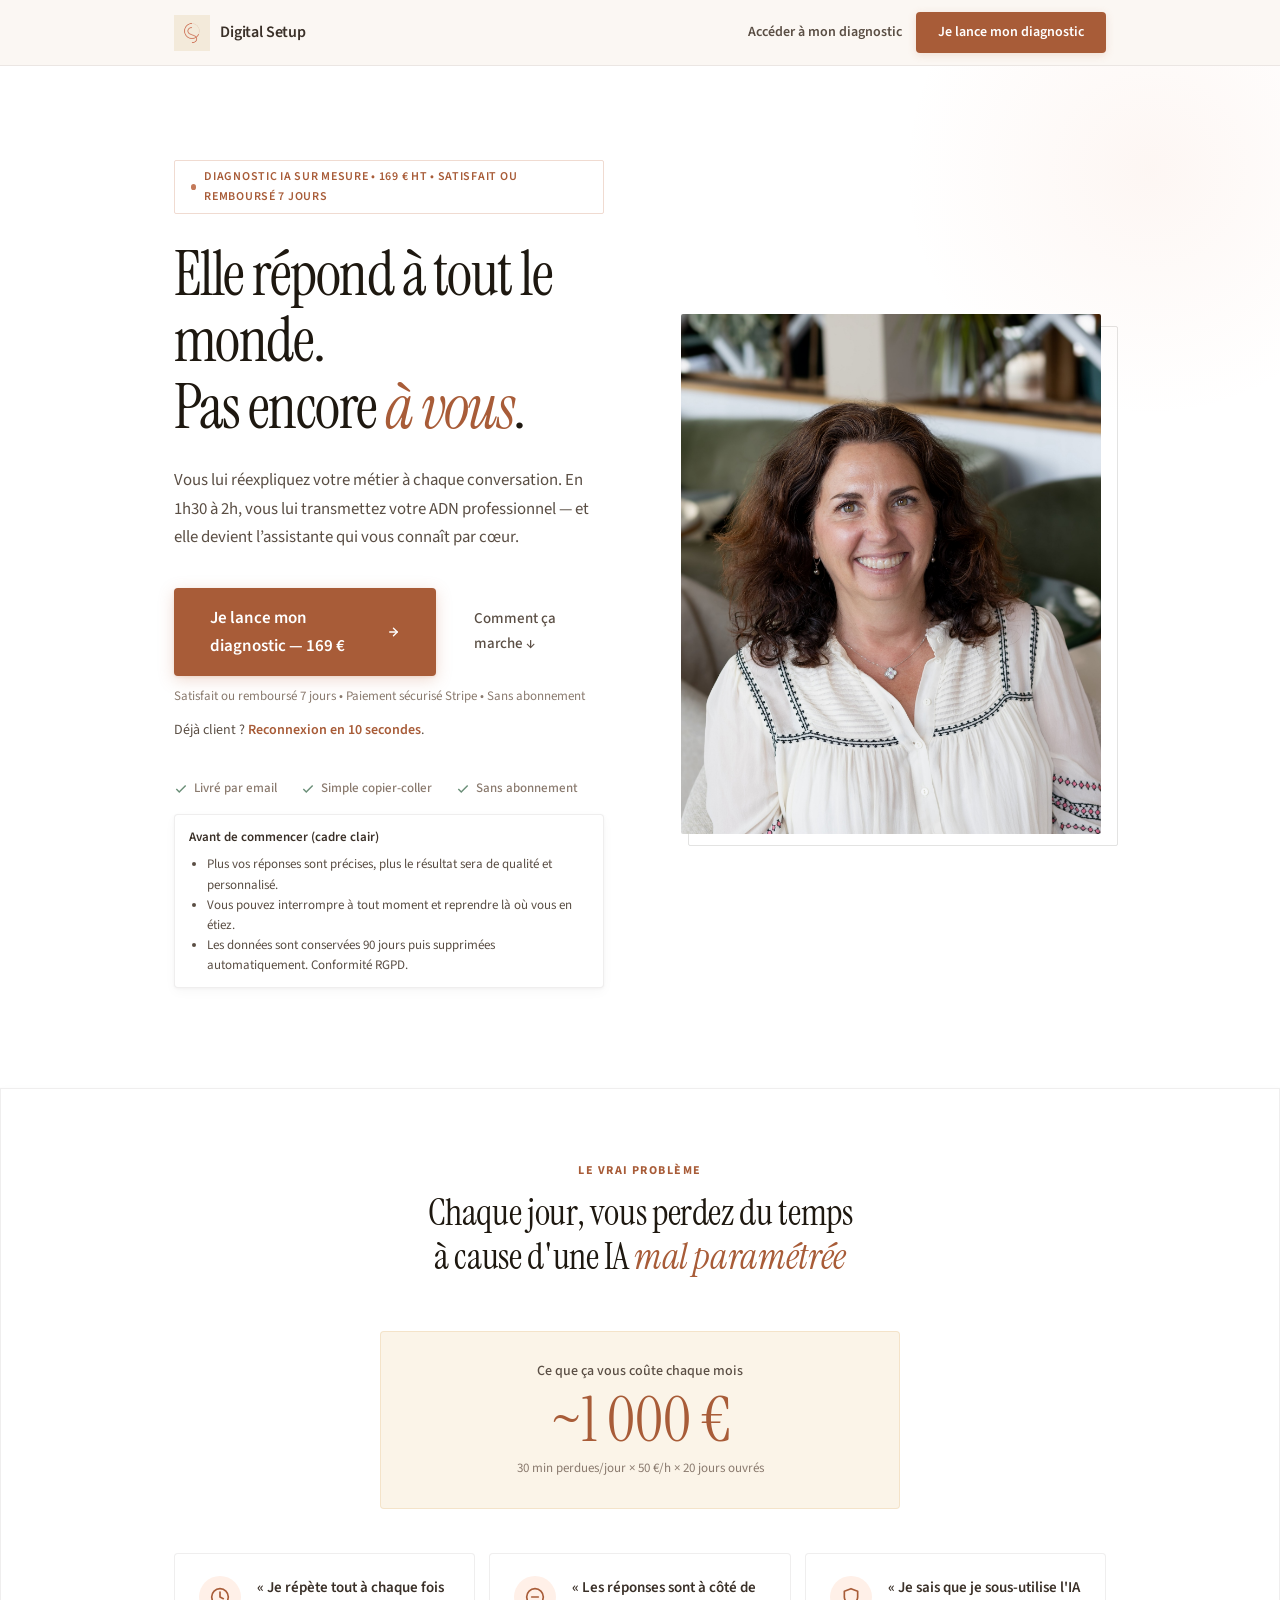
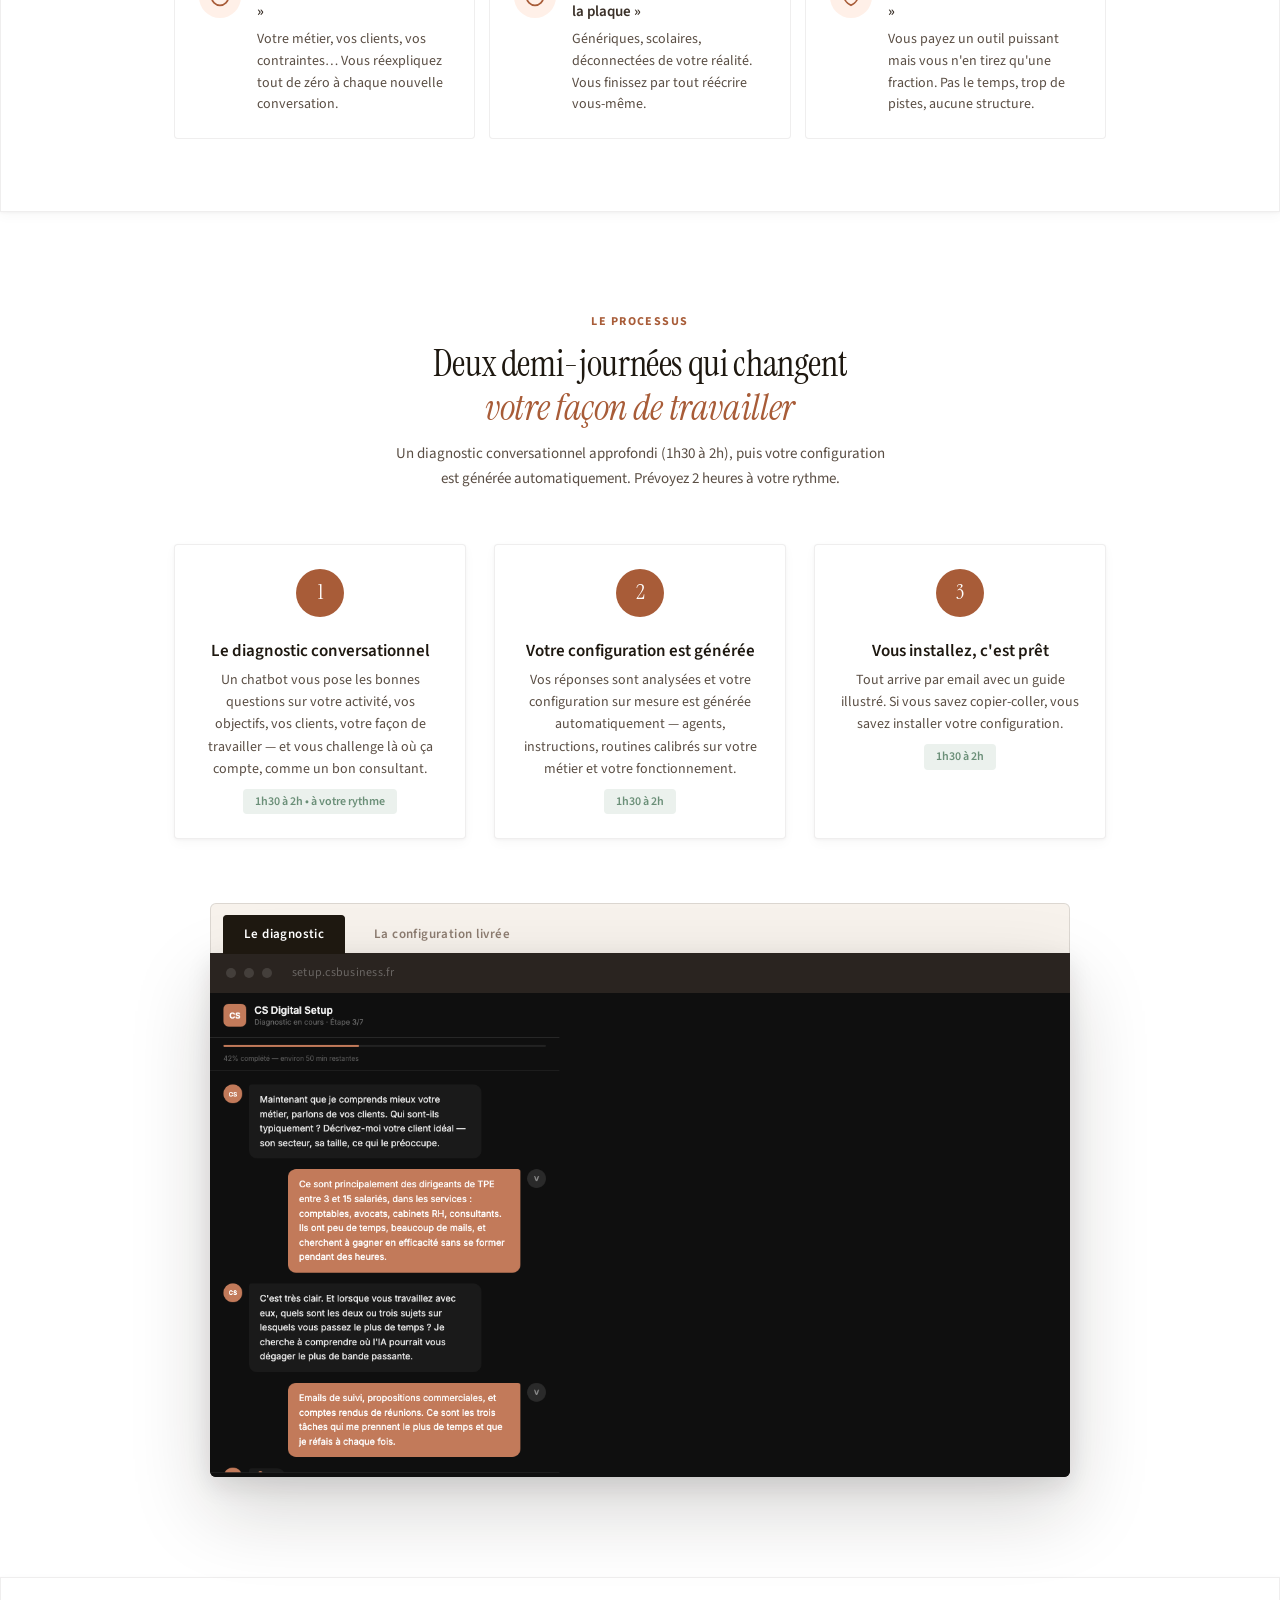
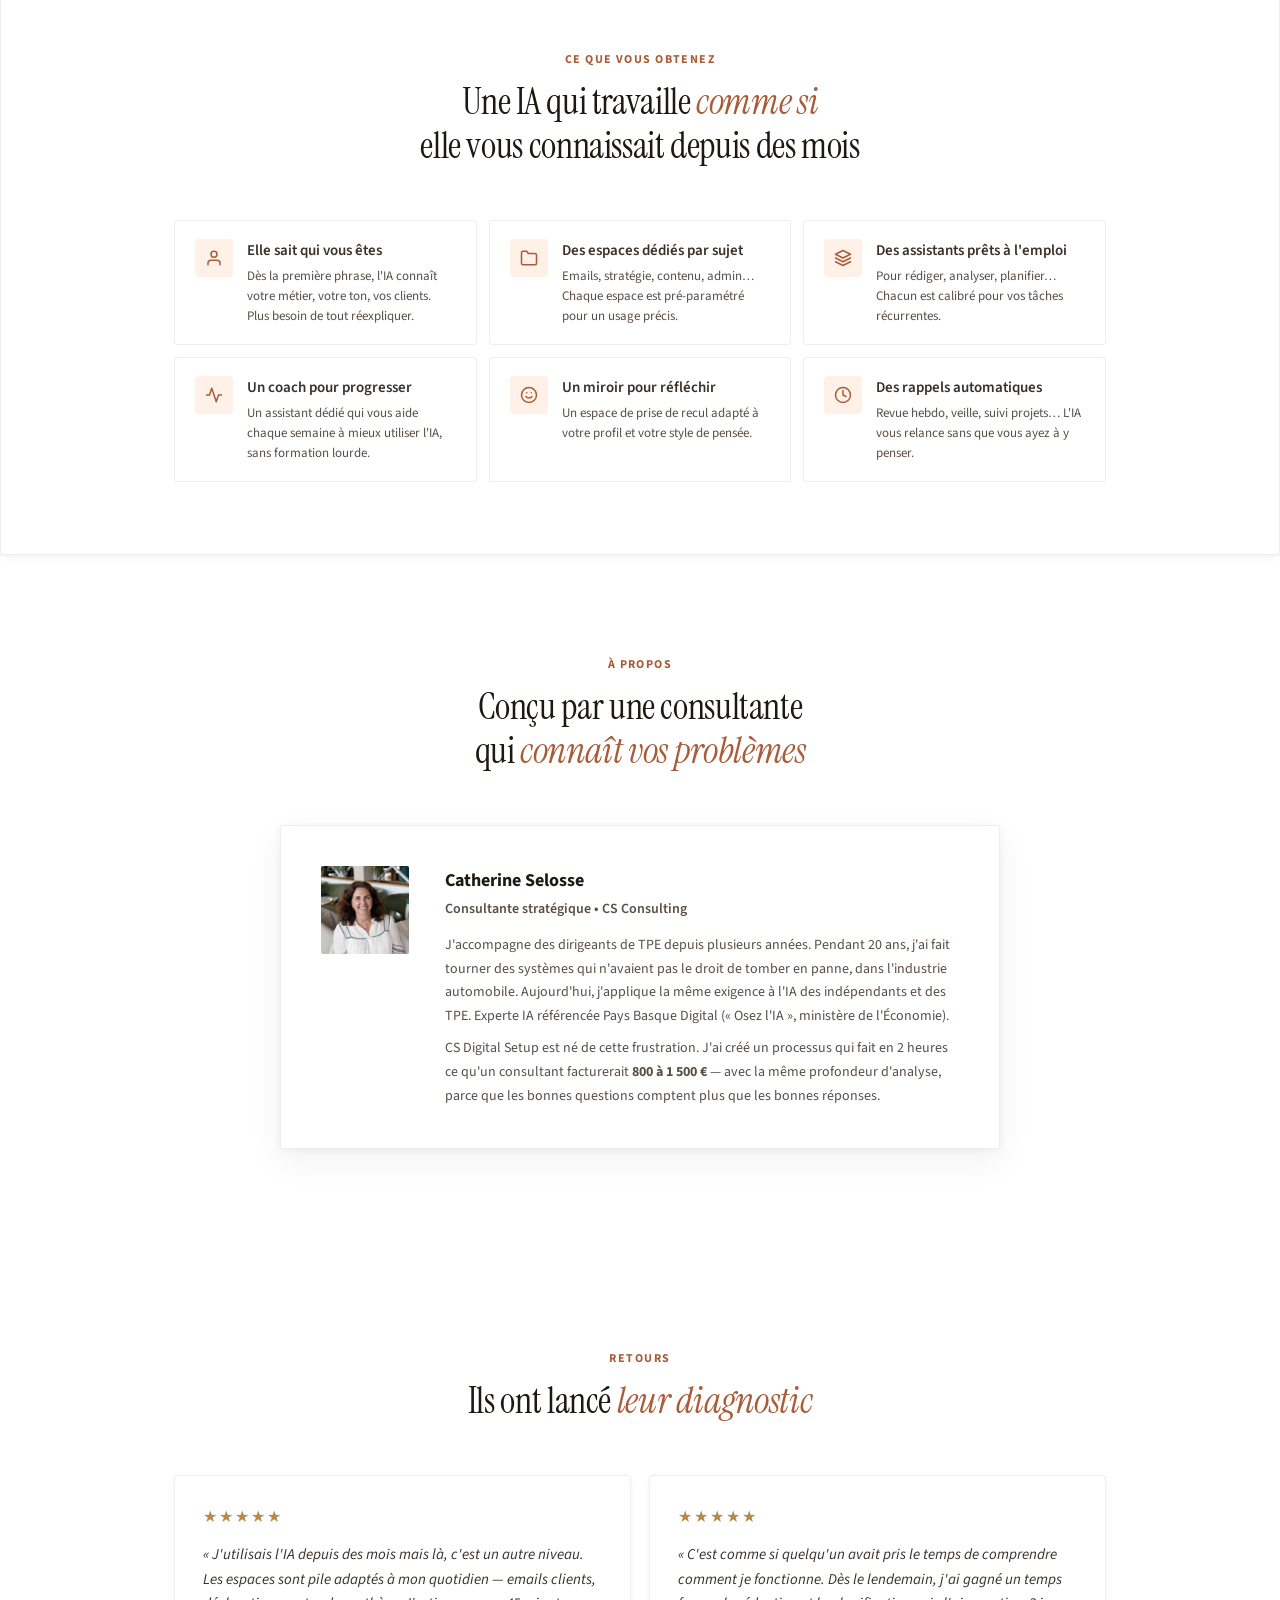
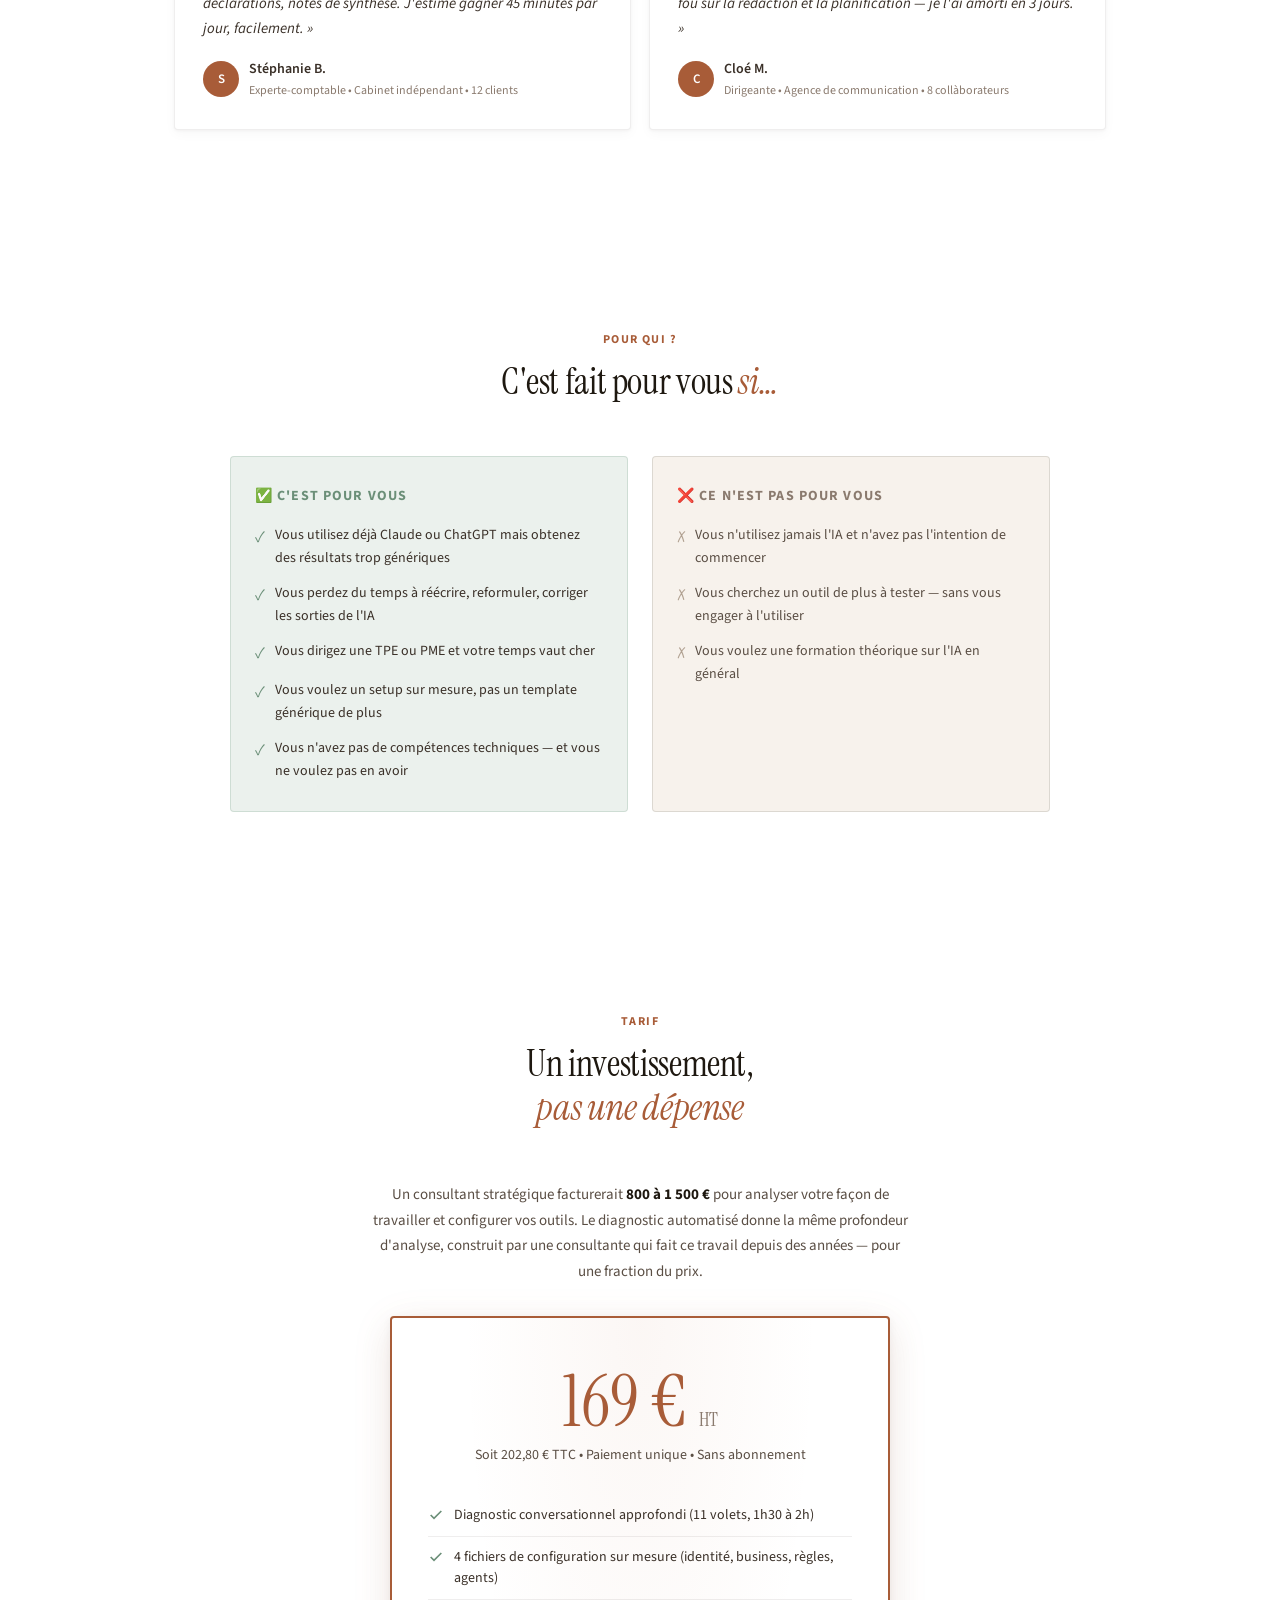
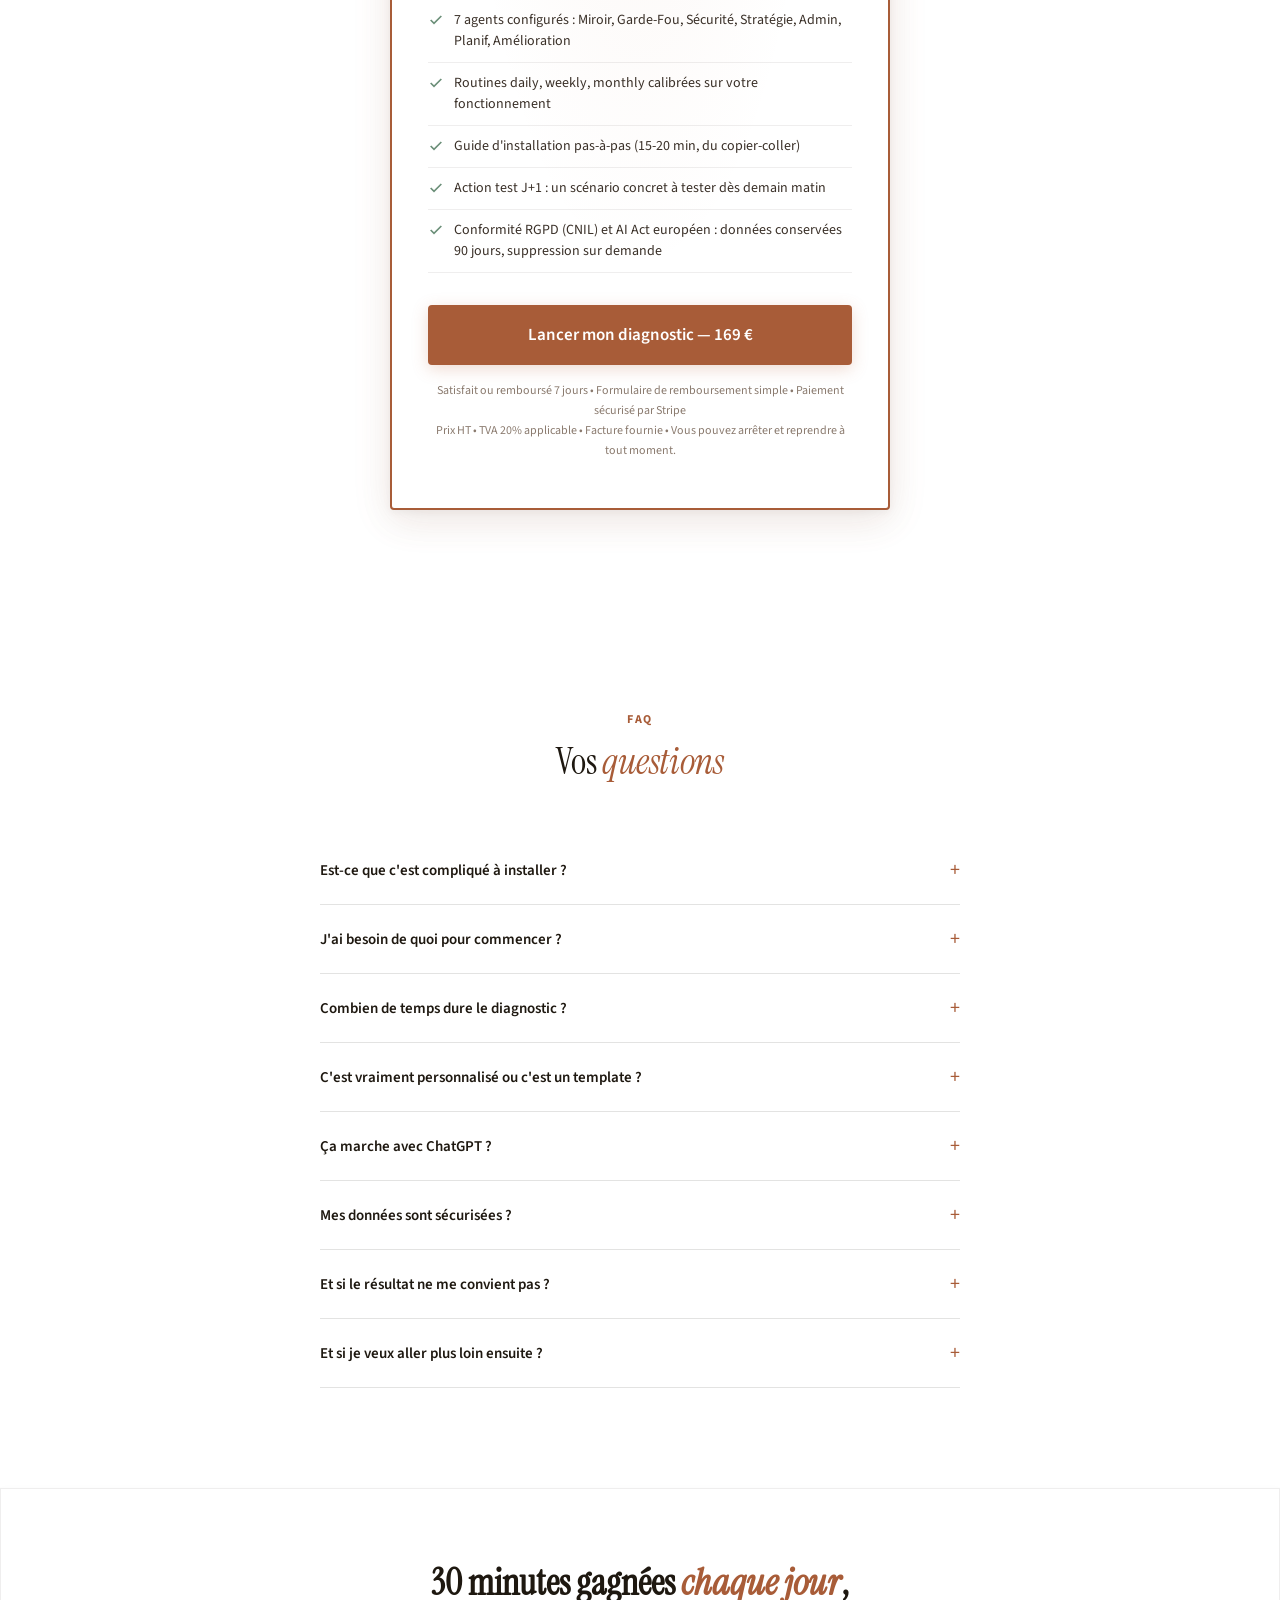
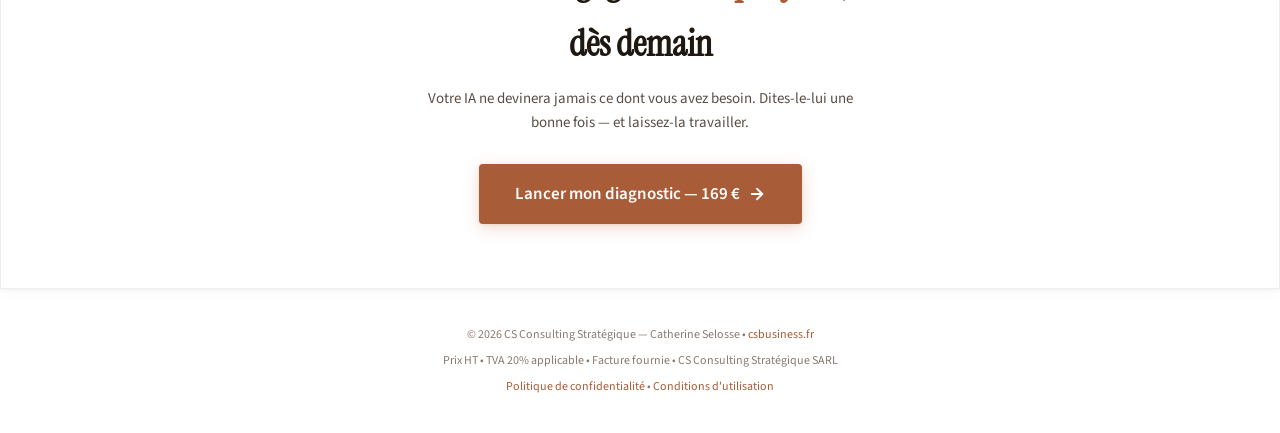
<file: index.html>
<!DOCTYPE html>
<html lang="fr">
<head>
  <meta charset="UTF-8">
  <meta name="viewport" content="width=device-width, initial-scale=1.0">
  <meta name="theme-color" content="#FFFFFF">
  <title>CS Digital Setup — Votre IA configurée pour votre métier, une bonne fois pour toutes</title>
  <meta name="description" content="Un diagnostic conversationnel (1h30 à 2h) génère votre configuration IA sur mesure. Fini les réponses génériques — votre assistant comprend votre métier dès la première phrase. 169 € HT, satisfait ou remboursé 7 jours.">
  <meta property="og:title" content="CS Digital Setup — Votre IA configurée pour votre métier, une bonne fois pour toutes">
  <meta property="og:description" content="Un diagnostic de 1h30 à 2h génère votre configuration IA sur mesure. Fini les réponses génériques. 169 € HT, satisfait ou remboursé 7 jours.">
  <meta property="og:type" content="website">
  <meta property="og:url" content="https://setup.csbusiness.fr">
  <meta property="og:image" content="https://setup.csbusiness.fr/og-image.png">
  <meta property="og:locale" content="fr_FR">
  <meta property="og:site_name" content="CS Consulting Stratégique">
  <meta name="twitter:card" content="summary_large_image">
  <meta name="twitter:title" content="CS Digital Setup — Votre IA configurée pour votre métier, une bonne fois pour toutes">
  <meta name="twitter:description" content="Un diagnostic de 1h30 à 2h génère votre configuration IA sur mesure. 169 € HT, satisfait ou remboursé 7 jours.">
  <meta name="twitter:image" content="https://setup.csbusiness.fr/og-image.png">
  <link rel="preconnect" href="https://fonts.googleapis.com">
  <link rel="preconnect" href="https://fonts.gstatic.com" crossorigin>
  <link href="https://fonts.googleapis.com/css2?family=Instrument+Serif:ital@0;1&family=Source+Sans+3:ital,wght@0,400;0,500;0,600;0,700;1,400&display=swap" rel="stylesheet">
  <script defer src="https://cloud.umami.is/script.js" data-website-id="2b859da1-a437-4bf0-9620-3a427b439292"></script>
  <style>
    :root {
      /* ---- Palette blanc & terre / Catherine ---- */
      --cream:        #FFFFFF;
      --cream-deep:   #F7F2EC;
      --sand:         #EDE5D8;
      --terracotta:   #A85C38;
      --terracotta-h: #C06A44;
      --terracotta-bg:#FFF0E8;
      --coral:        #C47A5A;
      --sage:         #6B8F78;
      --sage-light:   #EBF1ED;
      --ochre:        #B8894A;
      --ochre-light:  #FBF4E8;
      --ink:          #1E1810;
      --ink-soft:     #3A3028;
      --text-body:    #5A4E44;
      --text-light:   #8A7A6E;
      --text-faint:   #B0A090;
      --border:       rgba(30, 24, 16, 0.07);
      --border-med:   rgba(30, 24, 16, 0.12);
      --white:        #FFFFFF;
      --radius-md:    4px;
      --radius-lg:    4px;
      --radius-xl:    4px;
      --radius-full:  4px;
      --shadow-sm:    0 1px 3px rgba(44,36,32,0.04), 0 4px 12px rgba(44,36,32,0.03);
      --shadow-md:    0 2px 8px rgba(44,36,32,0.05), 0 12px 36px rgba(44,36,32,0.06);
      --shadow-lg:    0 4px 12px rgba(44,36,32,0.06), 0 24px 60px rgba(44,36,32,0.08);
      --font-body:    'Source Sans 3', -apple-system, sans-serif;
      --font-display: 'Instrument Serif', Georgia, serif;
    }

    * { margin: 0; padding: 0; box-sizing: border-box; }
    html { scroll-behavior: smooth; }

    body {
      background: var(--cream);
      color: var(--ink);
      font-family: var(--font-body);
      font-size: 16px;
      line-height: 1.65;
      overflow-x: hidden;
      -webkit-font-smoothing: antialiased;
    }

    .container {
      max-width: 980px;
      margin: 0 auto;
      padding: 0 24px;
    }

    /* ---- Animations ---- */
    @keyframes fadeUp {
      from { opacity: 0; transform: translateY(28px); }
      to   { opacity: 1; transform: translateY(0); }
    }
    @keyframes float {
      0%, 100% { transform: translateY(0); }
      50%      { transform: translateY(-8px); }
    }

    .reveal {
      opacity: 0;
      transform: translateY(28px);
      transition: opacity 0.65s cubic-bezier(0.22, 1, 0.36, 1),
                  transform 0.65s cubic-bezier(0.22, 1, 0.36, 1);
    }
    .reveal.visible {
      opacity: 1;
      transform: translateY(0);
    }

    /* ---- Navigation ---- */
    .nav {
      position: fixed;
      top: 0; left: 0; right: 0;
      z-index: 100;
      background: rgba(251, 247, 242, 0.9);
      backdrop-filter: blur(16px);
      -webkit-backdrop-filter: blur(16px);
      border-bottom: 1px solid var(--border);
      padding: 12px 0;
    }
    .nav .container {
      display: flex;
      align-items: center;
      justify-content: space-between;
    }
    .nav-actions {
      display: flex;
      align-items: center;
      gap: 14px;
    }
    .nav-login {
      color: var(--text-body);
      text-decoration: none;
      font-size: 14px;
      font-weight: 600;
      transition: color 0.25s;
    }
    .nav-login:hover { color: var(--terracotta); }
    .nav-brand {
      display: flex;
      align-items: center;
      gap: 10px;
      text-decoration: none;
      color: var(--ink);
    }
    .nav-logo {
      height: 36px;
      width: auto;
      display: block;
    }
    .nav-name {
      font-weight: 600;
      font-size: 16px;
      letter-spacing: -0.01em;
      color: var(--ink-soft);
    }
    .nav-cta {
      background: var(--terracotta);
      color: white;
      text-decoration: none;
      padding: 9px 22px;
      border-radius: var(--radius-full);
      font-weight: 600;
      font-size: 14px;
      transition: all 0.3s;
      box-shadow: 0 2px 8px rgba(194, 113, 74, 0.2);
    }
    .nav-cta:hover {
      background: var(--terracotta-h);
      transform: translateY(-1px);
      box-shadow: 0 4px 16px rgba(194, 113, 74, 0.3);
    }

    /* ---- Hero ---- */
    .hero {
      padding: 120px 0 80px;
      position: relative;
      overflow: hidden;
    }
    .hero::before {
      content: '';
      position: absolute;
      top: -80px;
      right: -120px;
      width: 500px;
      height: 500px;
      background: radial-gradient(ellipse, rgba(232, 146, 107, 0.08) 0%, rgba(232, 146, 107, 0) 70%);
      border-radius: 50%;
      pointer-events: none;
    }

    .hero-inner {
      display: grid;
      grid-template-columns: 1fr;
      gap: 48px;
      align-items: center;
    }

    .hero-text {
      position: relative;
    }

    .hero-image {
      display: none;
      position: relative;
    }
    .hero-image img {
      width: 100%;
      max-width: 420px;
      height: 520px;
      object-fit: cover;
      object-position: center top;
      border-radius: 2px;
      display: block;
      margin: 0 auto;
      filter: brightness(0.97) contrast(1.02);
    }
    .hero-image::after {
      content: '';
      position: absolute;
      inset: 12px -12px -12px 12px;
      border: 1px solid var(--border-med);
      border-radius: 2px;
      pointer-events: none;
      z-index: -1;
    }

    .hero-eyebrow {
      display: inline-flex;
      align-items: center;
      gap: 8px;
      background: transparent;
      color: var(--terracotta);
      border: 1px solid rgba(194, 113, 74, 0.25);
      padding: 6px 16px;
      border-radius: 2px;
      font-size: 12px;
      font-weight: 600;
      letter-spacing: 0.06em;
      text-transform: uppercase;
      margin-bottom: 28px;
      animation: fadeUp 0.7s ease both;
    }
    .hero-eyebrow .dot {
      width: 6px; height: 6px;
      background: var(--coral);
      border-radius: 50%;
    }

    .hero h1 {
      font-family: var(--font-display);
      font-size: clamp(2.4rem, 5.5vw, 3.8rem);
      font-weight: 400;
      line-height: 1.1;
      margin-bottom: 24px;
      color: var(--ink);
      letter-spacing: -0.025em;
      animation: fadeUp 0.7s ease both 0.1s;
      position: relative;
    }
    .hero h1 em {
      color: var(--terracotta);
      font-style: italic;
    }

    .hero-sub {
      font-size: 1.05rem;
      color: var(--text-body);
      max-width: 480px;
      margin-bottom: 36px;
      line-height: 1.7;
      animation: fadeUp 0.7s ease both 0.2s;
      position: relative;
    }

    .hero-ctas {
      display: flex;
      flex-direction: column;
      align-items: flex-start;
      gap: 14px;
      animation: fadeUp 0.7s ease both 0.3s;
      position: relative;
    }
    .btn-main {
      display: inline-flex;
      align-items: center;
      gap: 8px;
      background: var(--terracotta);
      color: white;
      text-decoration: none;
      padding: 16px 36px;
      border-radius: var(--radius-full);
      font-weight: 600;
      font-size: 17px;
      transition: all 0.3s;
      border: none;
      cursor: pointer;
      font-family: var(--font-body);
      box-shadow: 0 4px 16px rgba(194, 113, 74, 0.25), 0 1px 3px rgba(194, 113, 74, 0.15);
    }
    .btn-main:hover {
      background: var(--terracotta-h);
      transform: translateY(-2px);
      box-shadow: 0 8px 28px rgba(194, 113, 74, 0.3), 0 2px 6px rgba(194, 113, 74, 0.2);
    }

    .btn-ghost {
      display: inline-block;
      color: var(--text-body);
      text-decoration: none;
      padding: 10px 24px;
      font-size: 15px;
      font-weight: 500;
      transition: color 0.25s;
    }
    .btn-ghost:hover { color: var(--terracotta); }

    .hero-proof {
      display: flex;
      align-items: center;
      justify-content: flex-start;
      gap: 24px;
      margin-top: 36px;
      animation: fadeUp 0.7s ease both 0.4s;
      position: relative;
    }
    .hero-proof-item {
      display: flex;
      align-items: center;
      gap: 6px;
      color: var(--text-light);
      font-size: 13px;
      font-weight: 500;
    }
    .hero-reconnect {
      margin-top: 12px;
      font-size: 14px;
      color: var(--text-body);
    }
    .hero-reconnect a {
      color: var(--terracotta);
      text-decoration: none;
      font-weight: 600;
    }
    .hero-reconnect a:hover {
      text-decoration: underline;
    }
    .hero-policy {
      margin: 14px auto 0;
      max-width: 720px;
      text-align: left;
      background: var(--white);
      border: 1px solid var(--border);
      border-radius: var(--radius-lg);
      padding: 12px 14px;
      box-shadow: var(--shadow-sm);
    }
    .hero-policy p {
      margin: 0 0 6px;
      color: var(--ink-soft);
      font-size: 13px;
      font-weight: 600;
    }
    .hero-policy ul {
      margin: 0;
      padding-left: 18px;
      color: var(--text-body);
      font-size: 13px;
      line-height: 1.55;
    }

    /* ---- Section shared ---- */
    section { padding: 80px 0; }

    .section-label {
      text-transform: uppercase;
      letter-spacing: 0.12em;
      font-size: 12px;
      font-weight: 700;
      color: var(--terracotta);
      margin-bottom: 10px;
    }
    .section-head {
      text-align: center;
      margin-bottom: 52px;
    }
    .section-head h2 {
      font-family: var(--font-display);
      font-size: clamp(1.6rem, 4vw, 2.3rem);
      font-weight: 400;
      line-height: 1.2;
      margin-bottom: 12px;
      color: var(--ink);
      letter-spacing: -0.01em;
    }
    .section-head h2 em {
      color: var(--terracotta);
      font-style: italic;
    }
    .section-head p {
      color: var(--text-body);
      max-width: 500px;
      margin: 0 auto;
      font-size: 15px;
    }

    /* ---- Product showcase ---- */
    .product-showcase {
      max-width: 860px;
      margin-left: auto;
      margin-right: auto;
    }
    .product-tabs {
      display: flex;
      gap: 8px;
      margin-bottom: 0;
      background: var(--cream-deep);
      border: 1px solid var(--border-med);
      border-bottom: none;
      border-radius: 6px 6px 0 0;
      padding: 10px 12px 0;
    }
    .product-tab {
      background: transparent;
      border: 1px solid transparent;
      border-bottom: none;
      border-radius: 4px 4px 0 0;
      padding: 9px 20px 11px;
      font-family: var(--font-body);
      font-size: 13px;
      font-weight: 600;
      letter-spacing: 0.03em;
      color: var(--text-light);
      cursor: pointer;
      transition: all 0.2s;
      position: relative;
      bottom: -1px;
    }
    .product-tab.active {
      background: var(--ink);
      color: white;
      border-color: var(--ink);
    }
    .product-tab:not(.active):hover {
      color: var(--ink);
      background: rgba(30,24,16,0.06);
    }
    .product-frame {
      background: var(--ink);
      border-radius: 0 0 6px 6px;
      overflow: hidden;
      box-shadow: 0 32px 80px rgba(30, 24, 16, 0.18), 0 8px 24px rgba(30, 24, 16, 0.1);
    }
    .product-frame-bar {
      background: #2A2420;
      padding: 10px 16px;
      display: flex;
      align-items: center;
      gap: 8px;
    }
    .frame-dot {
      width: 10px; height: 10px;
      border-radius: 50%;
      background: rgba(255,255,255,0.12);
      flex-shrink: 0;
    }
    .frame-url {
      margin-left: 12px;
      font-size: 12px;
      color: rgba(255,255,255,0.3);
      letter-spacing: 0.02em;
      font-family: var(--font-body);
    }
    .product-screen {
      display: none;
    }
    .product-screen.active {
      display: block;
    }
    .product-screen img {
      width: 100%;
      display: block;
      height: auto;
    }
    .product-screen.preview {
      position: relative;
    }
    .product-screen.preview img {
      max-height: 440px;
      object-fit: cover;
      object-position: top;
    }
    .product-screen.preview::after {
      content: '';
      position: absolute;
      bottom: 0; left: 0; right: 0;
      height: 160px;
      background: linear-gradient(to bottom, transparent, var(--ink));
      pointer-events: none;
    }
    .product-preview-label {
      background: var(--ink);
      padding: 16px 24px 20px;
      display: flex;
      align-items: center;
      justify-content: space-between;
      gap: 16px;
    }
    .product-preview-label span {
      font-size: 13px;
      color: rgba(255,255,255,0.45);
      letter-spacing: 0.03em;
    }
    .product-preview-label strong {
      font-size: 13px;
      color: rgba(255,255,255,0.75);
      font-weight: 600;
      letter-spacing: 0.02em;
      white-space: nowrap;
    }

    /* ---- Cost / Problem ---- */
    .cost-section {
      background: var(--white);
      border-radius: var(--radius-xl);
      margin: 0 16px;
      padding: 72px 24px;
      box-shadow: var(--shadow-sm);
      border: 1px solid var(--border);
    }

    .cost-calc {
      max-width: 520px;
      margin: 0 auto 44px;
      background: var(--ochre-light);
      border: 1px solid rgba(212, 162, 78, 0.2);
      border-radius: var(--radius-xl);
      padding: 28px 32px;
      text-align: center;
    }
    .cost-calc-label {
      font-size: 14px;
      color: var(--text-body);
      margin-bottom: 8px;
      font-weight: 500;
    }
    .cost-calc-number {
      font-family: var(--font-display);
      font-size: clamp(2.6rem, 6vw, 3.8rem);
      color: var(--terracotta);
      line-height: 1;
      margin-bottom: 6px;
    }
    .cost-calc-detail {
      font-size: 13px;
      color: var(--text-light);
    }

    .pain-grid {
      display: grid;
      grid-template-columns: 1fr;
      gap: 14px;
    }
    .pain-card {
      padding: 22px 24px;
      background: var(--cream);
      border: 1px solid var(--border);
      border-radius: var(--radius-lg);
      display: flex;
      gap: 16px;
      align-items: flex-start;
      transition: border-color 0.3s, box-shadow 0.3s;
    }
    .pain-card:hover {
      border-color: var(--border-med);
      box-shadow: var(--shadow-sm);
    }
    .pain-icon {
      width: 42px; height: 42px;
      background: var(--terracotta-bg);
      border-radius: 50%;
      display: flex;
      align-items: center;
      justify-content: center;
      flex-shrink: 0;
    }
    .pain-card h3 {
      font-size: 15px;
      font-weight: 600;
      margin-bottom: 4px;
      color: var(--ink-soft);
    }
    .pain-card p {
      color: var(--text-body);
      font-size: 14px;
      line-height: 1.55;
    }

    /* ---- How it works ---- */
    .how-section {
      position: relative;
    }
    .steps-wrap {
      display: grid;
      grid-template-columns: 1fr;
      gap: 28px;
    }
    .step {
      display: flex;
      gap: 20px;
      align-items: flex-start;
      background: var(--white);
      border: 1px solid var(--border);
      border-radius: var(--radius-lg);
      padding: 24px;
      box-shadow: var(--shadow-sm);
      transition: box-shadow 0.3s;
    }
    .step:hover { box-shadow: var(--shadow-md); }
    .step-num {
      width: 48px; height: 48px;
      background: var(--terracotta);
      color: white;
      border-radius: 50%;
      display: flex;
      align-items: center;
      justify-content: center;
      font-family: var(--font-display);
      font-size: 22px;
      flex-shrink: 0;
    }
    .step-body h3 {
      font-size: 17px;
      font-weight: 600;
      margin-bottom: 4px;
      color: var(--ink);
    }
    .step-body p {
      color: var(--text-body);
      font-size: 14px;
      line-height: 1.6;
    }
    .step-tag {
      display: inline-block;
      background: var(--sage-light);
      color: var(--sage);
      padding: 3px 12px;
      border-radius: var(--radius-full);
      font-size: 12px;
      font-weight: 600;
      margin-top: 8px;
    }

    /* ---- Results ---- */
    .results-section {
      background: var(--white);
      border-radius: var(--radius-xl);
      margin: 0 16px;
      padding: 72px 24px;
      box-shadow: var(--shadow-sm);
      border: 1px solid var(--border);
    }
    .results-grid {
      display: grid;
      grid-template-columns: 1fr;
      gap: 12px;
    }
    .result-card {
      display: flex;
      gap: 14px;
      padding: 18px 20px;
      background: var(--cream);
      border: 1px solid var(--border);
      border-radius: var(--radius-lg);
      transition: border-color 0.3s, transform 0.3s;
    }
    .result-card:hover {
      border-color: rgba(194, 113, 74, 0.2);
      transform: translateY(-1px);
    }
    .result-icon {
      width: 38px; height: 38px;
      background: var(--terracotta-bg);
      border-radius: var(--radius-md);
      display: flex;
      align-items: center;
      justify-content: center;
      flex-shrink: 0;
    }
    .result-text h3 {
      font-size: 15px;
      font-weight: 600;
      margin-bottom: 2px;
      color: var(--ink-soft);
    }
    .result-text p {
      color: var(--text-body);
      font-size: 13px;
      line-height: 1.55;
    }

    /* ---- Credibility ---- */
    .cred-section { position: relative; }
    .cred-card {
      max-width: 720px;
      margin: 0 auto;
      display: flex;
      gap: 36px;
      align-items: flex-start;
      padding: 40px;
      background: var(--white);
      border: 1px solid var(--border);
      border-radius: 2px;
      box-shadow: var(--shadow-md);
    }
    .cred-avatar {
      width: 88px; height: 88px;
      border-radius: 2px;
      overflow: hidden;
      flex-shrink: 0;
      background: var(--sand);
    }
    .cred-avatar img {
      width: 100%;
      height: 100%;
      object-fit: cover;
      object-position: center top;
      display: block;
    }
    .cred-body h3 {
      font-size: 18px;
      font-weight: 700;
      margin-bottom: 2px;
      color: var(--ink);
    }
    .cred-role {
      color: var(--terracotta);
      font-size: 14px;
      font-weight: 600;
      margin-bottom: 12px;
    }
    .cred-body p {
      color: var(--text-body);
      font-size: 14px;
      line-height: 1.7;
    }
    .cred-body p + p { margin-top: 8px; }

    /* ---- Testimonials ---- */
    .testi-grid {
      display: grid;
      grid-template-columns: 1fr;
      gap: 18px;
    }
    .testi-card {
      padding: 28px;
      background: var(--white);
      border: 1px solid var(--border);
      border-radius: var(--radius-lg);
      box-shadow: var(--shadow-sm);
      transition: box-shadow 0.3s;
    }
    .testi-card:hover { box-shadow: var(--shadow-md); }
    .testi-stars {
      color: var(--ochre);
      margin-bottom: 12px;
      font-size: 16px;
      letter-spacing: 2px;
    }
    .testi-card blockquote {
      color: var(--ink-soft);
      font-size: 15px;
      margin-bottom: 16px;
      font-style: italic;
      line-height: 1.65;
    }
    .testi-author {
      display: flex;
      align-items: center;
      gap: 10px;
    }
    .testi-av {
      width: 36px; height: 36px;
      background: var(--terracotta);
      border-radius: 50%;
      display: flex;
      align-items: center;
      justify-content: center;
      font-weight: 600;
      color: white;
      font-size: 13px;
    }
    .testi-name { font-weight: 600; font-size: 14px; color: var(--ink-soft); }
    .testi-role { color: var(--text-light); font-size: 12px; }

    /* ---- Pricing ---- */
    .pricing-section { position: relative; }
    .pricing-anchor {
      max-width: 540px;
      margin: 0 auto 32px;
      text-align: center;
    }
    .pricing-anchor p {
      font-size: 15px;
      color: var(--text-body);
      line-height: 1.7;
    }
    .pricing-anchor strong { color: var(--ink); }

    .pricing-box {
      max-width: 500px;
      margin: 0 auto;
      background: var(--white);
      border: 2px solid var(--terracotta);
      border-radius: var(--radius-xl);
      padding: 48px 36px;
      text-align: center;
      position: relative;
      box-shadow: 0 8px 40px rgba(194, 113, 74, 0.1), var(--shadow-md);
    }
    .pricing-box::before {
      content: '';
      position: absolute;
      inset: -2px;
      border-radius: var(--radius-xl);
      background: radial-gradient(ellipse at top, rgba(194, 113, 74, 0.06), transparent 50%);
      pointer-events: none;
      z-index: 0;
    }

    .pricing-amount {
      font-family: var(--font-display);
      font-size: clamp(3rem, 8vw, 4.5rem);
      color: var(--terracotta);
      line-height: 1;
      margin-bottom: 6px;
      position: relative;
    }
    .pricing-once {
      color: var(--text-body);
      font-size: 14px;
      margin-bottom: 28px;
      position: relative;
    }
    .pricing-features {
      list-style: none;
      text-align: left;
      margin-bottom: 32px;
      position: relative;
    }
    .pricing-features li {
      padding: 10px 0;
      border-bottom: 1px solid var(--border);
      color: var(--ink-soft);
      font-size: 14px;
      display: flex;
      align-items: flex-start;
      gap: 10px;
      line-height: 1.5;
    }
    .pricing-features li svg { flex-shrink: 0; margin-top: 2px; }

    .pricing-cta {
      display: block;
      width: 100%;
      background: var(--terracotta);
      color: white;
      text-decoration: none;
      padding: 16px;
      border-radius: var(--radius-full);
      font-weight: 600;
      font-size: 17px;
      transition: all 0.3s;
      border: none;
      cursor: pointer;
      font-family: var(--font-body);
      position: relative;
      box-shadow: 0 4px 16px rgba(194, 113, 74, 0.25);
    }
    .pricing-cta:hover {
      background: var(--terracotta-h);
      transform: translateY(-1px);
      box-shadow: 0 8px 28px rgba(194, 113, 74, 0.3);
    }
    .pricing-note {
      color: var(--text-light);
      font-size: 12px;
      margin-top: 16px;
      line-height: 1.65;
      position: relative;
    }

    /* ---- FAQ ---- */
    .faq-list {
      max-width: 640px;
      margin: 0 auto;
    }
    .faq-item { border-bottom: 1px solid var(--border-med); }
    .faq-question {
      width: 100%;
      background: none;
      border: none;
      color: var(--ink);
      font-family: var(--font-body);
      font-size: 15px;
      font-weight: 600;
      text-align: left;
      padding: 20px 0;
      cursor: pointer;
      display: flex;
      align-items: center;
      justify-content: space-between;
      gap: 16px;
      transition: color 0.25s;
    }
    .faq-question:hover { color: var(--terracotta); }
    .faq-question::after {
      content: "+";
      font-size: 20px;
      color: var(--terracotta);
      flex-shrink: 0;
      transition: transform 0.3s;
      font-weight: 400;
    }
    .faq-item.open .faq-question::after { content: "\2212"; }
    .faq-answer {
      max-height: 0;
      overflow: hidden;
      transition: max-height 0.35s ease, padding 0.35s ease;
    }
    .faq-item.open .faq-answer {
      max-height: 300px;
      padding-bottom: 20px;
    }
    .faq-answer p {
      color: var(--text-body);
      font-size: 14px;
      line-height: 1.7;
    }

    /* ---- Final CTA ---- */
    .final-cta {
      text-align: center;
      background: var(--white);
      border-radius: var(--radius-xl);
      margin: 0 16px;
      padding: 64px 24px;
      box-shadow: var(--shadow-sm);
      border: 1px solid var(--border);
    }
    .final-cta h2 {
      font-family: var(--font-display);
      font-size: clamp(1.6rem, 4vw, 2.3rem);
      margin-bottom: 12px;
      color: var(--ink);
    }
    .final-cta h2 em {
      color: var(--terracotta);
      font-style: italic;
    }
    .final-cta > p, .final-cta .container > p {
      color: var(--text-body);
      margin-bottom: 28px;
      max-width: 460px;
      margin-left: auto;
      margin-right: auto;
      font-size: 15px;
    }

    /* ---- Footer ---- */
    .footer {
      padding: 36px 0;
      text-align: center;
      color: var(--text-light);
      font-size: 12px;
    }
    .footer a {
      color: var(--terracotta);
      text-decoration: none;
    }
    .footer a:hover { text-decoration: underline; }

    /* ---- Responsive ---- */
    @media (min-width: 640px) {
      .pain-grid { grid-template-columns: 1fr 1fr; }
      .results-grid { grid-template-columns: 1fr 1fr; }
      .testi-grid { grid-template-columns: 1fr 1fr; }
      .hero-ctas { flex-direction: row; align-items: center; }
      .cost-section, .results-section, .final-cta { margin: 0; border-radius: 0; }
    }

    @media (min-width: 900px) {
      section { padding: 100px 0; }
      .hero { padding: 160px 0 100px; }
      .hero-inner { grid-template-columns: 1fr 1fr; gap: 72px; }
      .hero-image { display: block; }
      .pain-grid { grid-template-columns: repeat(3, 1fr); }
      .steps-wrap { grid-template-columns: repeat(3, 1fr); }
      .step { flex-direction: column; text-align: center; align-items: center; }
      .results-grid { grid-template-columns: repeat(3, 1fr); }
    }

    @media (max-width: 639px) {
      .hero-proof { flex-direction: column; gap: 8px; }
      .cred-card { flex-direction: column; align-items: flex-start; padding: 28px 24px; }
      .cost-section, .results-section, .final-cta { margin: 0 8px; }
      .nav-login { font-size: 13px; }
      .nav-cta { padding: 8px 16px; font-size: 13px; }
      #eligibilite .container > div[style*="grid"] { grid-template-columns: 1fr !important; }
    }
  </style>
</head>
<body>

  <!-- Navigation -->
  <nav class="nav">
    <div class="container">
      <a href="#" class="nav-brand">
        <img src="assets/logo-cs.png" alt="CS Consulting Strat&eacute;gique" class="nav-logo">
        <div class="nav-name">Digital Setup</div>
      </a>
      <div class="nav-actions">
        <a href="auth/login.html" class="nav-login">Accéder à mon diagnostic</a>
        <a href="#pricing" class="nav-cta">Je lance mon diagnostic</a>
      </div>
    </div>
  </nav>

  <!-- Hero -->
  <section class="hero">
    <div class="container">
      <div class="hero-inner">
        <div class="hero-text">
          <div class="hero-eyebrow">
            <span class="dot"></span>
            Diagnostic IA sur mesure &bull; 169 &euro; HT &bull; Satisfait ou rembours&eacute; 7 jours
          </div>
          <h1>Elle r&eacute;pond &agrave; tout le monde.<br>Pas encore <em>&agrave; vous</em>.</h1>
          <p class="hero-sub">
            Vous lui r&eacute;expliquez votre m&eacute;tier &agrave; chaque conversation.
            En 1h30 &agrave; 2h, vous lui transmettez votre ADN professionnel &mdash;
            et elle devient l&rsquo;assistante qui vous conna&icirc;t par c&oelig;ur.
          </p>
          <div class="hero-ctas">
            <a href="#" id="buy-btn" class="btn-main">
              <span>Je lance mon diagnostic &mdash; 169 &euro;</span>
              <svg width="18" height="18" viewBox="0 0 24 24" fill="none" stroke="currentColor" stroke-width="2.5" stroke-linecap="round" stroke-linejoin="round"><line x1="5" y1="12" x2="19" y2="12"/><polyline points="12 5 19 12 12 19"/></svg>
            </a>
            <a href="#how" class="btn-ghost">Comment &ccedil;a marche &darr;</a>
          </div>
          <p style="margin-top:10px; font-size:13px; color:var(--text-light);">Satisfait ou rembours&eacute; 7 jours &bull; Paiement s&eacute;curis&eacute; Stripe &bull; Sans abonnement</p>
          <p class="hero-reconnect">D&eacute;j&agrave; client ? <a href="auth/login.html">Reconnexion en 10 secondes</a>.</p>
          <div class="hero-proof">
            <span class="hero-proof-item">
              <svg width="14" height="14" viewBox="0 0 24 24" fill="none" stroke="var(--sage)" stroke-width="2.5"><polyline points="20 6 9 17 4 12"/></svg>
              Livr&eacute; par email
            </span>
            <span class="hero-proof-item">
              <svg width="14" height="14" viewBox="0 0 24 24" fill="none" stroke="var(--sage)" stroke-width="2.5"><polyline points="20 6 9 17 4 12"/></svg>
              Simple copier-coller
            </span>
            <span class="hero-proof-item">
              <svg width="14" height="14" viewBox="0 0 24 24" fill="none" stroke="var(--sage)" stroke-width="2.5"><polyline points="20 6 9 17 4 12"/></svg>
              Sans abonnement
            </span>
          </div>
          <div class="hero-policy">
            <p>Avant de commencer (cadre clair)</p>
            <ul>
              <li>Plus vos r&eacute;ponses sont pr&eacute;cises, plus le r&eacute;sultat sera de qualit&eacute; et personnalis&eacute;.</li>
              <li>Vous pouvez interrompre &agrave; tout moment et reprendre l&agrave; o&ugrave; vous en &eacute;tiez.</li>
              <li>Les donn&eacute;es sont conserv&eacute;es 90 jours puis supprim&eacute;es automatiquement. Conformit&eacute; RGPD.</li>
            </ul>
          </div>
        </div>
        <div class="hero-image">
          <img src="assets/cath-hero.jpg" alt="Catherine Selosse, consultante strat&eacute;gique" loading="eager">
        </div>
      </div>
    </div>
  </section>

  <!-- Co&ucirc;t du probl&egrave;me -->
  <section class="cost-section">
    <div class="container">
      <div class="section-head reveal">
        <div class="section-label">Le vrai probl&egrave;me</div>
        <h2>Chaque jour, vous perdez du temps<br>&agrave; cause d'une IA <em>mal param&eacute;tr&eacute;e</em></h2>
      </div>

      <div class="cost-calc reveal">
        <p class="cost-calc-label">Ce que &ccedil;a vous co&ucirc;te chaque mois</p>
        <div class="cost-calc-number">~1 000 &euro;</div>
        <p class="cost-calc-detail">30 min perdues/jour &times; 50 &euro;/h &times; 20 jours ouvr&eacute;s</p>
      </div>

      <div class="pain-grid">
        <div class="pain-card reveal">
          <div class="pain-icon">
            <svg width="20" height="20" viewBox="0 0 24 24" fill="none" stroke="var(--terracotta)" stroke-width="2" stroke-linecap="round" stroke-linejoin="round"><circle cx="12" cy="12" r="10"/><path d="M12 6v6l4 2"/></svg>
          </div>
          <div>
            <h3>&laquo; Je r&eacute;p&egrave;te tout &agrave; chaque fois &raquo;</h3>
            <p>Votre m&eacute;tier, vos clients, vos contraintes&hellip; Vous r&eacute;expliquez tout de z&eacute;ro &agrave; chaque nouvelle conversation.</p>
          </div>
        </div>
        <div class="pain-card reveal">
          <div class="pain-icon">
            <svg width="20" height="20" viewBox="0 0 24 24" fill="none" stroke="var(--terracotta)" stroke-width="2" stroke-linecap="round" stroke-linejoin="round"><circle cx="12" cy="12" r="10"/><line x1="8" y1="12" x2="16" y2="12"/></svg>
          </div>
          <div>
            <h3>&laquo; Les r&eacute;ponses sont &agrave; c&ocirc;t&eacute; de la plaque &raquo;</h3>
            <p>G&eacute;n&eacute;riques, scolaires, d&eacute;connect&eacute;es de votre r&eacute;alit&eacute;. Vous finissez par tout r&eacute;&eacute;crire vous-m&ecirc;me.</p>
          </div>
        </div>
        <div class="pain-card reveal">
          <div class="pain-icon">
            <svg width="20" height="20" viewBox="0 0 24 24" fill="none" stroke="var(--terracotta)" stroke-width="2" stroke-linecap="round" stroke-linejoin="round"><path d="M12 22s8-4 8-10V5l-8-3-8 3v7c0 6 8 10 8 10z"/></svg>
          </div>
          <div>
            <h3>&laquo; Je sais que je sous-utilise l'IA &raquo;</h3>
            <p>Vous payez un outil puissant mais vous n'en tirez qu'une fraction. Pas le temps, trop de pistes, aucune structure.</p>
          </div>
        </div>
      </div>
    </div>
  </section>

  <!-- Comment &ccedil;a marche -->
  <section id="how" class="how-section">
    <div class="container">
      <div class="section-head reveal">
        <div class="section-label">Le processus</div>
        <h2>Deux demi-journ&eacute;es qui changent<br><em>votre fa&ccedil;on de travailler</em></h2>
        <p>Un diagnostic conversationnel approfondi (1h30 &agrave; 2h), puis votre configuration est g&eacute;n&eacute;r&eacute;e automatiquement. Pr&eacute;voyez 2 heures &agrave; votre rythme.</p>
      </div>
      <div class="steps-wrap">
        <div class="step reveal">
          <div class="step-num">1</div>
          <div class="step-body">
            <h3>Le diagnostic conversationnel</h3>
            <p>Un chatbot vous pose les bonnes questions sur votre activit&eacute;, vos objectifs, vos clients, votre fa&ccedil;on de travailler &mdash; et vous challenge l&agrave; o&ugrave; &ccedil;a compte, comme un bon consultant.</p>
            <span class="step-tag">1h30 &agrave; 2h &bull; &agrave; votre rythme</span>
          </div>
        </div>
        <div class="step reveal">
          <div class="step-num">2</div>
          <div class="step-body">
            <h3>Votre configuration est g&eacute;n&eacute;r&eacute;e</h3>
            <p>Vos r&eacute;ponses sont analys&eacute;es et votre configuration sur mesure est g&eacute;n&eacute;r&eacute;e automatiquement &mdash; agents, instructions, routines calibr&eacute;s sur votre m&eacute;tier et votre fonctionnement.</p>
            <span class="step-tag">1h30 &agrave; 2h</span>
          </div>
        </div>
        <div class="step reveal">
          <div class="step-num">3</div>
          <div class="step-body">
            <h3>Vous installez, c'est pr&ecirc;t</h3>
            <p>Tout arrive par email avec un guide illustr&eacute;. Si vous savez copier-coller, vous savez installer votre configuration.</p>
            <span class="step-tag">1h30 &agrave; 2h</span>
          </div>
        </div>
      </div>

      <!-- Aperçu produit -->
      <div class="product-showcase reveal" style="margin-top:64px;">
        <div class="product-tabs">
          <button class="product-tab active" data-target="screen-chat">Le diagnostic</button>
          <button class="product-tab" data-target="screen-result">La configuration livr&eacute;e</button>
        </div>
        <div class="product-frame">
          <div class="product-frame-bar">
            <span class="frame-dot"></span>
            <span class="frame-dot"></span>
            <span class="frame-dot"></span>
            <span class="frame-url">setup.csbusiness.fr</span>
          </div>
          <div class="product-screen active" id="screen-chat">
            <img src="assets/mockup-chat.png" alt="Interface du diagnostic conversationnel">
          </div>
          <div class="product-screen preview" id="screen-result">
            <img src="assets/mockup-result.png" alt="Configuration IA livr&eacute;e">
          </div>
          <div class="product-preview-label" id="result-label" style="display:none;">
            <span>Extrait &mdash; page&nbsp;1</span>
            <strong>Livraison compl&egrave;te : 5 pages personnalis&eacute;es</strong>
          </div>
        </div>
      </div>
    </div>
  </section>

  <!-- R&eacute;sultats -->
  <section class="results-section">
    <div class="container">
      <div class="section-head reveal">
        <div class="section-label">Ce que vous obtenez</div>
        <h2>Une IA qui travaille <em>comme si</em><br>elle vous connaissait depuis des mois</h2>
      </div>
      <div class="results-grid">
        <div class="result-card reveal">
          <div class="result-icon">
            <svg width="18" height="18" viewBox="0 0 24 24" fill="none" stroke="var(--terracotta)" stroke-width="2" stroke-linecap="round" stroke-linejoin="round"><path d="M20 21v-2a4 4 0 0 0-4-4H8a4 4 0 0 0-4 4v2"/><circle cx="12" cy="7" r="4"/></svg>
          </div>
          <div class="result-text">
            <h3>Elle sait qui vous &ecirc;tes</h3>
            <p>D&egrave;s la premi&egrave;re phrase, l'IA conna&icirc;t votre m&eacute;tier, votre ton, vos clients. Plus besoin de tout r&eacute;expliquer.</p>
          </div>
        </div>
        <div class="result-card reveal">
          <div class="result-icon">
            <svg width="18" height="18" viewBox="0 0 24 24" fill="none" stroke="var(--terracotta)" stroke-width="2" stroke-linecap="round" stroke-linejoin="round"><path d="M22 19a2 2 0 0 1-2 2H4a2 2 0 0 1-2-2V5a2 2 0 0 1 2-2h5l2 3h9a2 2 0 0 1 2 2z"/></svg>
          </div>
          <div class="result-text">
            <h3>Des espaces d&eacute;di&eacute;s par sujet</h3>
            <p>Emails, strat&eacute;gie, contenu, admin&hellip; Chaque espace est pr&eacute;-param&eacute;tr&eacute; pour un usage pr&eacute;cis.</p>
          </div>
        </div>
        <div class="result-card reveal">
          <div class="result-icon">
            <svg width="18" height="18" viewBox="0 0 24 24" fill="none" stroke="var(--terracotta)" stroke-width="2" stroke-linecap="round" stroke-linejoin="round"><path d="M12 2L2 7l10 5 10-5-10-5z"/><path d="M2 17l10 5 10-5"/><path d="M2 12l10 5 10-5"/></svg>
          </div>
          <div class="result-text">
            <h3>Des assistants pr&ecirc;ts &agrave; l'emploi</h3>
            <p>Pour r&eacute;diger, analyser, planifier&hellip; Chacun est calibr&eacute; pour vos t&acirc;ches r&eacute;currentes.</p>
          </div>
        </div>
        <div class="result-card reveal">
          <div class="result-icon">
            <svg width="18" height="18" viewBox="0 0 24 24" fill="none" stroke="var(--terracotta)" stroke-width="2" stroke-linecap="round" stroke-linejoin="round"><path d="M22 12h-4l-3 9L9 3l-3 9H2"/></svg>
          </div>
          <div class="result-text">
            <h3>Un coach pour progresser</h3>
            <p>Un assistant d&eacute;di&eacute; qui vous aide chaque semaine &agrave; mieux utiliser l'IA, sans formation lourde.</p>
          </div>
        </div>
        <div class="result-card reveal">
          <div class="result-icon">
            <svg width="18" height="18" viewBox="0 0 24 24" fill="none" stroke="var(--terracotta)" stroke-width="2" stroke-linecap="round" stroke-linejoin="round"><circle cx="12" cy="12" r="10"/><path d="M8 14s1.5 2 4 2 4-2 4-2"/><line x1="9" y1="9" x2="9.01" y2="9"/><line x1="15" y1="9" x2="15.01" y2="9"/></svg>
          </div>
          <div class="result-text">
            <h3>Un miroir pour r&eacute;fl&eacute;chir</h3>
            <p>Un espace de prise de recul adapt&eacute; &agrave; votre profil et votre style de pens&eacute;e.</p>
          </div>
        </div>
        <div class="result-card reveal">
          <div class="result-icon">
            <svg width="18" height="18" viewBox="0 0 24 24" fill="none" stroke="var(--terracotta)" stroke-width="2" stroke-linecap="round" stroke-linejoin="round"><circle cx="12" cy="12" r="10"/><polyline points="12 6 12 12 16 14"/></svg>
          </div>
          <div class="result-text">
            <h3>Des rappels automatiques</h3>
            <p>Revue hebdo, veille, suivi projets&hellip; L'IA vous relance sans que vous ayez &agrave; y penser.</p>
          </div>
        </div>
      </div>
    </div>
  </section>

  <!-- Cr&eacute;dibilit&eacute; -->
  <section class="cred-section">
    <div class="container">
      <div class="section-head reveal">
        <div class="section-label">&Agrave; propos</div>
        <h2>Con&ccedil;u par une consultante<br>qui <em>conna&icirc;t vos probl&egrave;mes</em></h2>
      </div>
      <div class="cred-card reveal">
        <div class="cred-avatar">
          <img src="assets/cath-hero.jpg" alt="Catherine Selosse">
        </div>
        <div class="cred-body">
          <h3>Catherine Selosse</h3>
          <p class="cred-role">Consultante strat&eacute;gique &bull; CS Consulting</p>
          <p>J'accompagne des dirigeants de TPE depuis plusieurs ann&eacute;es. Pendant 20 ans, j'ai fait tourner des syst&egrave;mes qui n'avaient pas le droit de tomber en panne, dans l'industrie automobile. Aujourd'hui, j'applique la m&ecirc;me exigence &agrave; l'IA des ind&eacute;pendants et des TPE. Experte IA r&eacute;f&eacute;renc&eacute;e Pays Basque Digital (&laquo; Osez l'IA &raquo;, minist&egrave;re de l'&Eacute;conomie).</p>
          <p>CS Digital Setup est n&eacute; de cette frustration. J'ai cr&eacute;&eacute; un processus qui fait en 2 heures ce qu'un consultant facturerait <strong>800 &agrave; 1&nbsp;500 &euro;</strong> &mdash; avec la m&ecirc;me profondeur d'analyse, parce que les bonnes questions comptent plus que les bonnes r&eacute;ponses.</p>
        </div>
      </div>
    </div>
  </section>

  <!-- T&eacute;moignages -->
  <section id="testimonials">
    <div class="container">
      <div class="section-head reveal">
        <div class="section-label">Retours</div>
        <h2>Ils ont lanc&eacute; <em>leur diagnostic</em></h2>
      </div>
      <div class="testi-grid">
        <div class="testi-card reveal">
          <div class="testi-stars">&starf;&starf;&starf;&starf;&starf;</div>
          <blockquote>&laquo; J'utilisais l'IA depuis des mois mais l&agrave;, c'est un autre niveau. Les espaces sont pile adapt&eacute;s &agrave; mon quotidien &mdash; emails clients, d&eacute;clarations, notes de synth&egrave;se. J'estime gagner 45 minutes par jour, facilement. &raquo;</blockquote>
          <div class="testi-author">
            <div class="testi-av">S</div>
            <div>
              <div class="testi-name">St&eacute;phanie B.</div>
              <div class="testi-role">Experte-comptable &bull; Cabinet ind&eacute;pendant &bull; 12 clients</div>
            </div>
          </div>
        </div>
        <div class="testi-card reveal">
          <div class="testi-stars">&starf;&starf;&starf;&starf;&starf;</div>
          <blockquote>&laquo; C'est comme si quelqu'un avait pris le temps de comprendre comment je fonctionne. D&egrave;s le lendemain, j'ai gagn&eacute; un temps fou sur la r&eacute;daction et la planification &mdash; je l'ai amorti en 3 jours. &raquo;</blockquote>
          <div class="testi-author">
            <div class="testi-av">C</div>
            <div>
              <div class="testi-name">Clo&eacute; M.</div>
              <div class="testi-role">Dirigeante &bull; Agence de communication &bull; 8 coll&agrave;borateurs</div>
            </div>
          </div>
        </div>
      </div>
    </div>
  </section>

  <!-- Éligibilité -->
  <section id="eligibilite">
    <div class="container">
      <div class="section-head reveal">
        <div class="section-label">Pour qui ?</div>
        <h2>C'est fait pour vous <em>si&hellip;</em></h2>
      </div>
      <div style="display:grid; grid-template-columns:1fr 1fr; gap:24px; max-width:820px; margin:0 auto;">
        <div style="background:var(--sage-light); border:1px solid rgba(122,158,135,0.25); border-radius:var(--radius-lg); padding:28px 24px;" class="reveal">
          <p style="font-weight:700; color:var(--sage); margin-bottom:16px; font-size:14px; text-transform:uppercase; letter-spacing:0.08em;">✅ C'est pour vous</p>
          <ul style="list-style:none; padding:0; display:flex; flex-direction:column; gap:12px;">
            <li style="font-size:14px; color:var(--ink-soft); display:flex; gap:10px; align-items:flex-start;"><span style="color:var(--sage); font-size:16px; flex-shrink:0;">✓</span>Vous utilisez déjà Claude ou ChatGPT mais obtenez des résultats trop génériques</li>
            <li style="font-size:14px; color:var(--ink-soft); display:flex; gap:10px; align-items:flex-start;"><span style="color:var(--sage); font-size:16px; flex-shrink:0;">✓</span>Vous perdez du temps à réécrire, reformuler, corriger les sorties de l'IA</li>
            <li style="font-size:14px; color:var(--ink-soft); display:flex; gap:10px; align-items:flex-start;"><span style="color:var(--sage); font-size:16px; flex-shrink:0;">✓</span>Vous dirigez une TPE ou PME et votre temps vaut cher</li>
            <li style="font-size:14px; color:var(--ink-soft); display:flex; gap:10px; align-items:flex-start;"><span style="color:var(--sage); font-size:16px; flex-shrink:0;">✓</span>Vous voulez un setup sur mesure, pas un template générique de plus</li>
            <li style="font-size:14px; color:var(--ink-soft); display:flex; gap:10px; align-items:flex-start;"><span style="color:var(--sage); font-size:16px; flex-shrink:0;">✓</span>Vous n'avez pas de compétences techniques &mdash; et vous ne voulez pas en avoir</li>
          </ul>
        </div>
        <div style="background:var(--cream-deep); border:1px solid var(--border-med); border-radius:var(--radius-lg); padding:28px 24px;" class="reveal">
          <p style="font-weight:700; color:var(--text-light); margin-bottom:16px; font-size:14px; text-transform:uppercase; letter-spacing:0.08em;">❌ Ce n'est pas pour vous</p>
          <ul style="list-style:none; padding:0; display:flex; flex-direction:column; gap:12px;">
            <li style="font-size:14px; color:var(--text-body); display:flex; gap:10px; align-items:flex-start;"><span style="color:var(--text-faint); font-size:16px; flex-shrink:0;">✗</span>Vous n'utilisez jamais l'IA et n'avez pas l'intention de commencer</li>
            <li style="font-size:14px; color:var(--text-body); display:flex; gap:10px; align-items:flex-start;"><span style="color:var(--text-faint); font-size:16px; flex-shrink:0;">✗</span>Vous cherchez un outil de plus à tester &mdash; sans vous engager à l'utiliser</li>
            <li style="font-size:14px; color:var(--text-body); display:flex; gap:10px; align-items:flex-start;"><span style="color:var(--text-faint); font-size:16px; flex-shrink:0;">✗</span>Vous voulez une formation théorique sur l'IA en général</li>
          </ul>
        </div>
      </div>
    </div>
  </section>

  <!-- Pricing -->
  <section id="pricing" class="pricing-section">
    <div class="container">
      <div class="section-head reveal">
        <div class="section-label">Tarif</div>
        <h2>Un investissement,<br><em>pas une d&eacute;pense</em></h2>
      </div>
      <div class="pricing-anchor reveal">
        <p>Un consultant strat&eacute;gique facturerait <strong>800 &agrave; 1&nbsp;500 &euro;</strong> pour analyser votre fa&ccedil;on de travailler et configurer vos outils. Le diagnostic automatis&eacute; donne la m&ecirc;me profondeur d'analyse, construit par une consultante qui fait ce travail depuis des ann&eacute;es &mdash; pour une fraction du prix.</p>
      </div>
      <div class="pricing-box reveal">
        <div class="pricing-amount">169 &euro; <span style="font-size:1.2rem; color:var(--text-light);">HT</span></div>
        <p class="pricing-once">Soit 202,80 &euro; TTC &bull; Paiement unique &bull; Sans abonnement</p>
        <ul class="pricing-features">
          <li><svg width="16" height="16" viewBox="0 0 24 24" fill="none" stroke="var(--sage)" stroke-width="2.5"><polyline points="20 6 9 17 4 12"/></svg> Diagnostic conversationnel approfondi (11 volets, 1h30 &agrave; 2h)</li>
          <li><svg width="16" height="16" viewBox="0 0 24 24" fill="none" stroke="var(--sage)" stroke-width="2.5"><polyline points="20 6 9 17 4 12"/></svg> 4 fichiers de configuration sur mesure (identit&eacute;, business, r&egrave;gles, agents)</li>
          <li><svg width="16" height="16" viewBox="0 0 24 24" fill="none" stroke="var(--sage)" stroke-width="2.5"><polyline points="20 6 9 17 4 12"/></svg> 7 agents configur&eacute;s : Miroir, Garde-Fou, S&eacute;curit&eacute;, Strat&eacute;gie, Admin, Planif, Am&eacute;lioration</li>
          <li><svg width="16" height="16" viewBox="0 0 24 24" fill="none" stroke="var(--sage)" stroke-width="2.5"><polyline points="20 6 9 17 4 12"/></svg> Routines daily, weekly, monthly calibr&eacute;es sur votre fonctionnement</li>
          <li><svg width="16" height="16" viewBox="0 0 24 24" fill="none" stroke="var(--sage)" stroke-width="2.5"><polyline points="20 6 9 17 4 12"/></svg> Guide d'installation pas-&agrave;-pas (15-20 min, du copier-coller)</li>
          <li><svg width="16" height="16" viewBox="0 0 24 24" fill="none" stroke="var(--sage)" stroke-width="2.5"><polyline points="20 6 9 17 4 12"/></svg> Action test J+1 : un sc&eacute;nario concret &agrave; tester d&egrave;s demain matin</li>
          <li><svg width="16" height="16" viewBox="0 0 24 24" fill="none" stroke="var(--sage)" stroke-width="2.5"><polyline points="20 6 9 17 4 12"/></svg> Conformit&eacute; RGPD (CNIL) et AI Act europ&eacute;en : donn&eacute;es conserv&eacute;es 90 jours, suppression sur demande</li>
        </ul>
        <a href="#" id="buy-btn-2" class="pricing-cta">Lancer mon diagnostic &mdash; 169 &euro;</a>
        <p class="pricing-note">
          Satisfait ou rembours&eacute; 7 jours &bull; Formulaire de remboursement simple &bull; Paiement s&eacute;curis&eacute; par Stripe<br>
          Prix HT &bull; TVA 20% applicable &bull; Facture fournie &bull; Vous pouvez arr&ecirc;ter et reprendre &agrave; tout moment.
        </p>
      </div>
    </div>
  </section>

  <!-- FAQ -->
  <section id="faq">
    <div class="container">
      <div class="section-head reveal">
        <div class="section-label">FAQ</div>
        <h2>Vos <em>questions</em></h2>
      </div>
      <div class="faq-list">
        <div class="faq-item reveal">
          <button class="faq-question">Est-ce que c'est compliqu&eacute; &agrave; installer ?</button>
          <div class="faq-answer"><p>Pas du tout. Vous recevez tout par email avec un guide illustr&eacute;. L'installation, c'est du copier-coller &mdash; 15 &agrave; 20 minutes, sans aucune comp&eacute;tence technique.</p></div>
        </div>
        <div class="faq-item reveal">
          <button class="faq-question">J'ai besoin de quoi pour commencer ?</button>
          <div class="faq-answer"><p>D'un compte Claude.ai (le plan gratuit suffit pour d&eacute;marrer, le plan Pro &agrave; 20 &euro;/mois pour en tirer le maximum). C'est tout.</p></div>
        </div>
        <div class="faq-item reveal">
          <button class="faq-question">Combien de temps dure le diagnostic ?</button>
          <div class="faq-answer"><p>Pr&eacute;voyez 1h30 &agrave; 2h pour le diagnostic &mdash; plus vos r&eacute;ponses sont pr&eacute;cises, plus la configuration sera qualitative. Votre configuration est ensuite g&eacute;n&eacute;r&eacute;e automatiquement et livr&eacute;e par email. Vous pouvez interrompre et reprendre &agrave; tout moment.</p></div>
        </div>
        <div class="faq-item reveal">
          <button class="faq-question">C'est vraiment personnalis&eacute; ou c'est un template ?</button>
          <div class="faq-answer"><p>Chaque configuration est g&eacute;n&eacute;r&eacute;e &agrave; partir de vos r&eacute;ponses. Deux dirigeants du m&ecirc;me secteur obtiendront des configurations diff&eacute;rentes parce que leur fa&ccedil;on de travailler est diff&eacute;rente.</p></div>
        </div>
        <div class="faq-item reveal">
          <button class="faq-question">&Ccedil;a marche avec ChatGPT ?</button>
          <div class="faq-answer"><p>La configuration est optimis&eacute;e pour Claude.ai. Certains &eacute;l&eacute;ments peuvent &ecirc;tre adapt&eacute;s &agrave; d'autres IA, mais le meilleur r&eacute;sultat sera avec Claude.</p></div>
        </div>
        <div class="faq-item reveal">
          <button class="faq-question">Mes donn&eacute;es sont s&eacute;curis&eacute;es ?</button>
          <div class="faq-answer"><p>Oui. Le diagnostic est conforme au RGPD et aux recommandations de la CNIL, ainsi qu'au r&egrave;glement europ&eacute;en sur l'IA (AI Act). Vos donn&eacute;es sont stock&eacute;es sur le cloud dans l'Union europ&eacute;enne, conserv&eacute;es 90 jours puis supprim&eacute;es automatiquement. Vous pouvez demander la suppression &agrave; tout moment. Aucune donn&eacute;e n'est partag&eacute;e avec des tiers.</p></div>
        </div>
        <div class="faq-item reveal">
          <button class="faq-question">Et si le r&eacute;sultat ne me convient pas ?</button>
          <div class="faq-answer"><p>Satisfait ou rembours&eacute; sous 7 jours. Un court formulaire de remboursement est &agrave; remplir (30 secondes). Remboursement sous 48h.</p></div>
        </div>
        <div class="faq-item reveal">
          <button class="faq-question">Et si je veux aller plus loin ensuite ?</button>
          <div class="faq-answer"><p>CS Digital Setup est la premi&egrave;re &eacute;tape. Pour un accompagnement complet (automatisations, strat&eacute;gie IA, formation), Catherine propose des programmes sur mesure. <a href="https://csbusiness.fr" style="color: var(--terracotta); font-weight: 500;">D&eacute;couvrir les accompagnements</a></p></div>
        </div>
      </div>
    </div>
  </section>

  <!-- CTA final -->
  <section class="final-cta">
    <div class="container reveal">
      <h2>30 minutes gagn&eacute;es <em>chaque jour</em>,<br>d&egrave;s demain</h2>
      <p>Votre IA ne devinera jamais ce dont vous avez besoin. Dites-le-lui une bonne fois &mdash; et laissez-la travailler.</p>
      <a href="#" class="btn-main" id="buy-btn-3">
        <span>Lancer mon diagnostic &mdash; 169 &euro;</span>
        <svg width="18" height="18" viewBox="0 0 24 24" fill="none" stroke="currentColor" stroke-width="2.5" stroke-linecap="round" stroke-linejoin="round"><line x1="5" y1="12" x2="19" y2="12"/><polyline points="12 5 19 12 12 19"/></svg>
      </a>
    </div>
  </section>

  <!-- Footer -->
  <footer class="footer">
    <div class="container">
      <p>&copy; 2026 CS Consulting Strat&eacute;gique &mdash; Catherine Selosse &bull; <a href="https://csbusiness.fr">csbusiness.fr</a></p>
      <p style="margin-top: 6px;">Prix HT &bull; TVA 20% applicable &bull; Facture fournie &bull; CS Consulting Strat&eacute;gique SARL</p>
      <p style="margin-top: 6px;">
        <a href="politique-confidentialite.html">Politique de confidentialit&eacute;</a>
        &bull;
        <a href="conditions-utilisation.html">Conditions d'utilisation</a>
      </p>
    </div>
  </footer>

  <script>
    // Auth redirect: si un magic link atterrit ici, rediriger vers callback
    if (window.location.hash && (window.location.hash.includes('access_token=') || window.location.hash.includes('error='))) {
      window.location.href = 'auth/callback.html' + window.location.hash;
    }

    // Scroll reveal
    var obs = new IntersectionObserver(function(entries) {
      entries.forEach(function(e) {
        if (e.isIntersecting) e.target.classList.add('visible');
      });
    }, { threshold: 0.1, rootMargin: '0px 0px -40px 0px' });
    document.querySelectorAll('.reveal').forEach(function(el) { obs.observe(el); });

    // FAQ
    document.querySelectorAll('.faq-question').forEach(function(btn) {
      btn.addEventListener('click', function() {
        var item = this.parentElement;
        var open = item.classList.contains('open');
        document.querySelectorAll('.faq-item.open').forEach(function(el) { el.classList.remove('open'); });
        if (!open) item.classList.add('open');
      });
    });

    // Product tabs
    document.querySelectorAll('.product-tab').forEach(function(tab) {
      tab.addEventListener('click', function() {
        document.querySelectorAll('.product-tab').forEach(function(t) { t.classList.remove('active'); });
        document.querySelectorAll('.product-screen').forEach(function(s) { s.classList.remove('active'); });
        tab.classList.add('active');
        document.getElementById(tab.dataset.target).classList.add('active');
        var lbl = document.getElementById('result-label');
        if (lbl) lbl.style.display = tab.dataset.target === 'screen-result' ? 'flex' : 'none';
      });
    });

    // Stripe Checkout
    var SUPABASE_URL = 'https://ptksijwyvecufcvcpntp.supabase.co';
    document.querySelectorAll('#buy-btn, #buy-btn-2, #buy-btn-3, .nav-cta').forEach(function(btn) {
      btn.addEventListener('click', function(e) {
        if (this.getAttribute('href') === '#pricing' || this.getAttribute('href') === '#how') return;
        e.preventDefault();
        var s = this.querySelector('span');
        if (s) { s.textContent = 'Redirection...'; } else { this.textContent = 'Redirection...'; }
        this.style.pointerEvents = 'none';
        fetch(SUPABASE_URL + '/functions/v1/create-checkout', {
          method: 'POST',
          headers: { 'Content-Type': 'application/json' },
          body: JSON.stringify({})
        })
        .then(function(r) { return r.json(); })
        .then(function(d) {
          if (d.url) { window.location.href = d.url; }
          else { alert('Erreur : ' + (d.error || 'Veuillez r\u00e9essayer.')); location.reload(); }
        })
        .catch(function() { alert('Erreur de connexion. Veuillez r\u00e9essayer.'); location.reload(); });
      });
    });
  </script>

</body>
</html>
</file>
